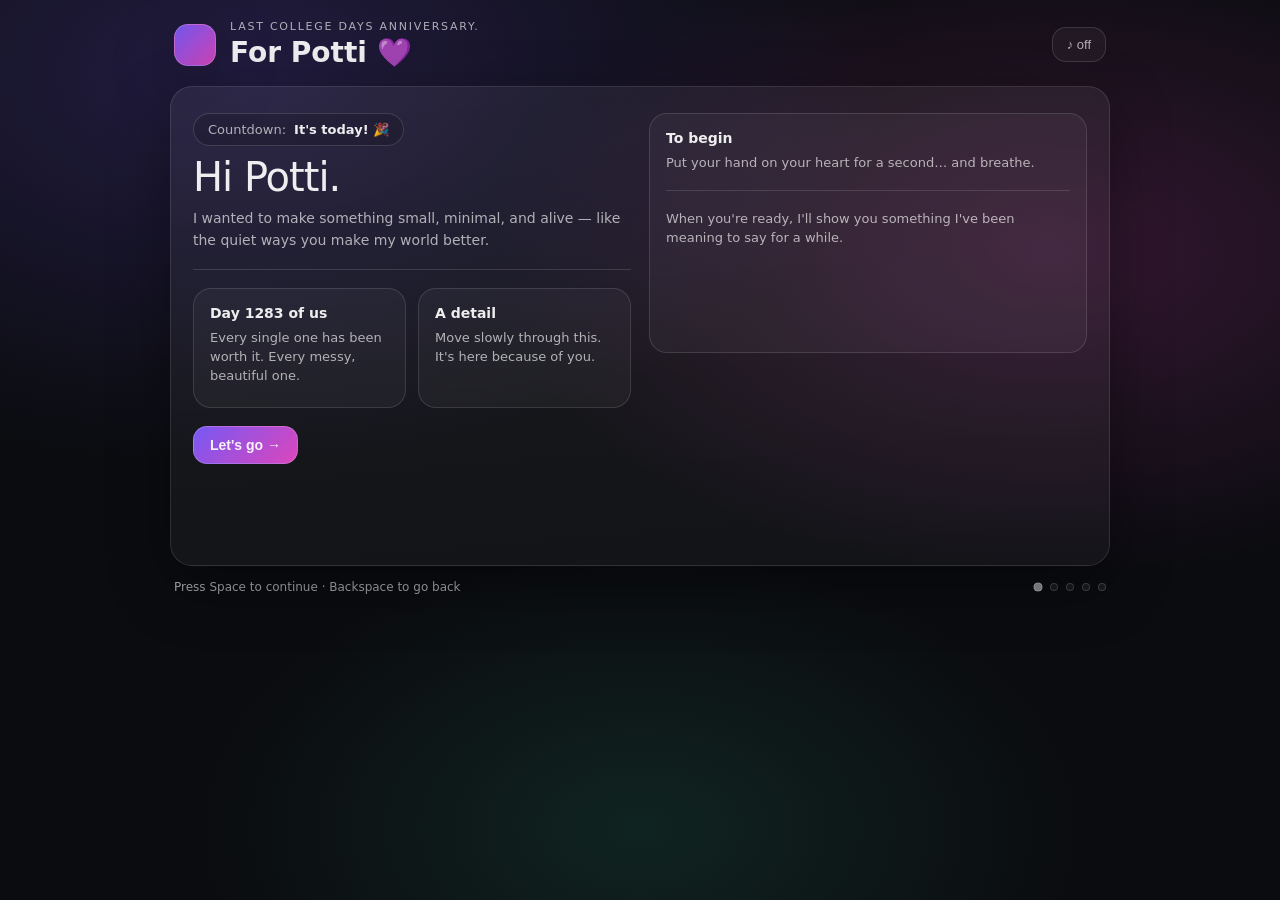
<file: docs/index.html>
<!doctype html>
<html lang="en">
<head>
  <meta charset="utf-8" />
  <meta name="viewport" content="width=device-width,initial-scale=1" />
  <title>For Potti 💜</title>
  <meta name="description" content="Last college days anniversary — a tiny website with a big question." />
  <link rel="stylesheet" href="./styles.css" />
</head>
<body>
  <main class="shell" id="app" aria-live="polite">
    <header class="top">
      <div class="mark" aria-hidden="true"></div>
      <div class="top__text">
        <div class="kicker" id="kicker">Last college days anniversary.</div>
        <h1 class="title" id="title">For Potti</h1>
      </div>
      <button class="ghost" id="soundBtn" type="button" title="Toggle sound">
        ♪ <span id="soundState">off</span>
      </button>
    </header>

    <section class="card stage" id="stage" aria-label="main content">
      <!-- injected by JS -->
    </section>

    <footer class="foot">
      <div class="hint" id="hint"></div>
      <div class="dots" id="dots" aria-label="progress steps"></div>
    </footer>
  </main>

  <canvas id="confetti" class="confetti" aria-hidden="true"></canvas>

  <script src="./script.js"></script>
</body>
</html>
</file>
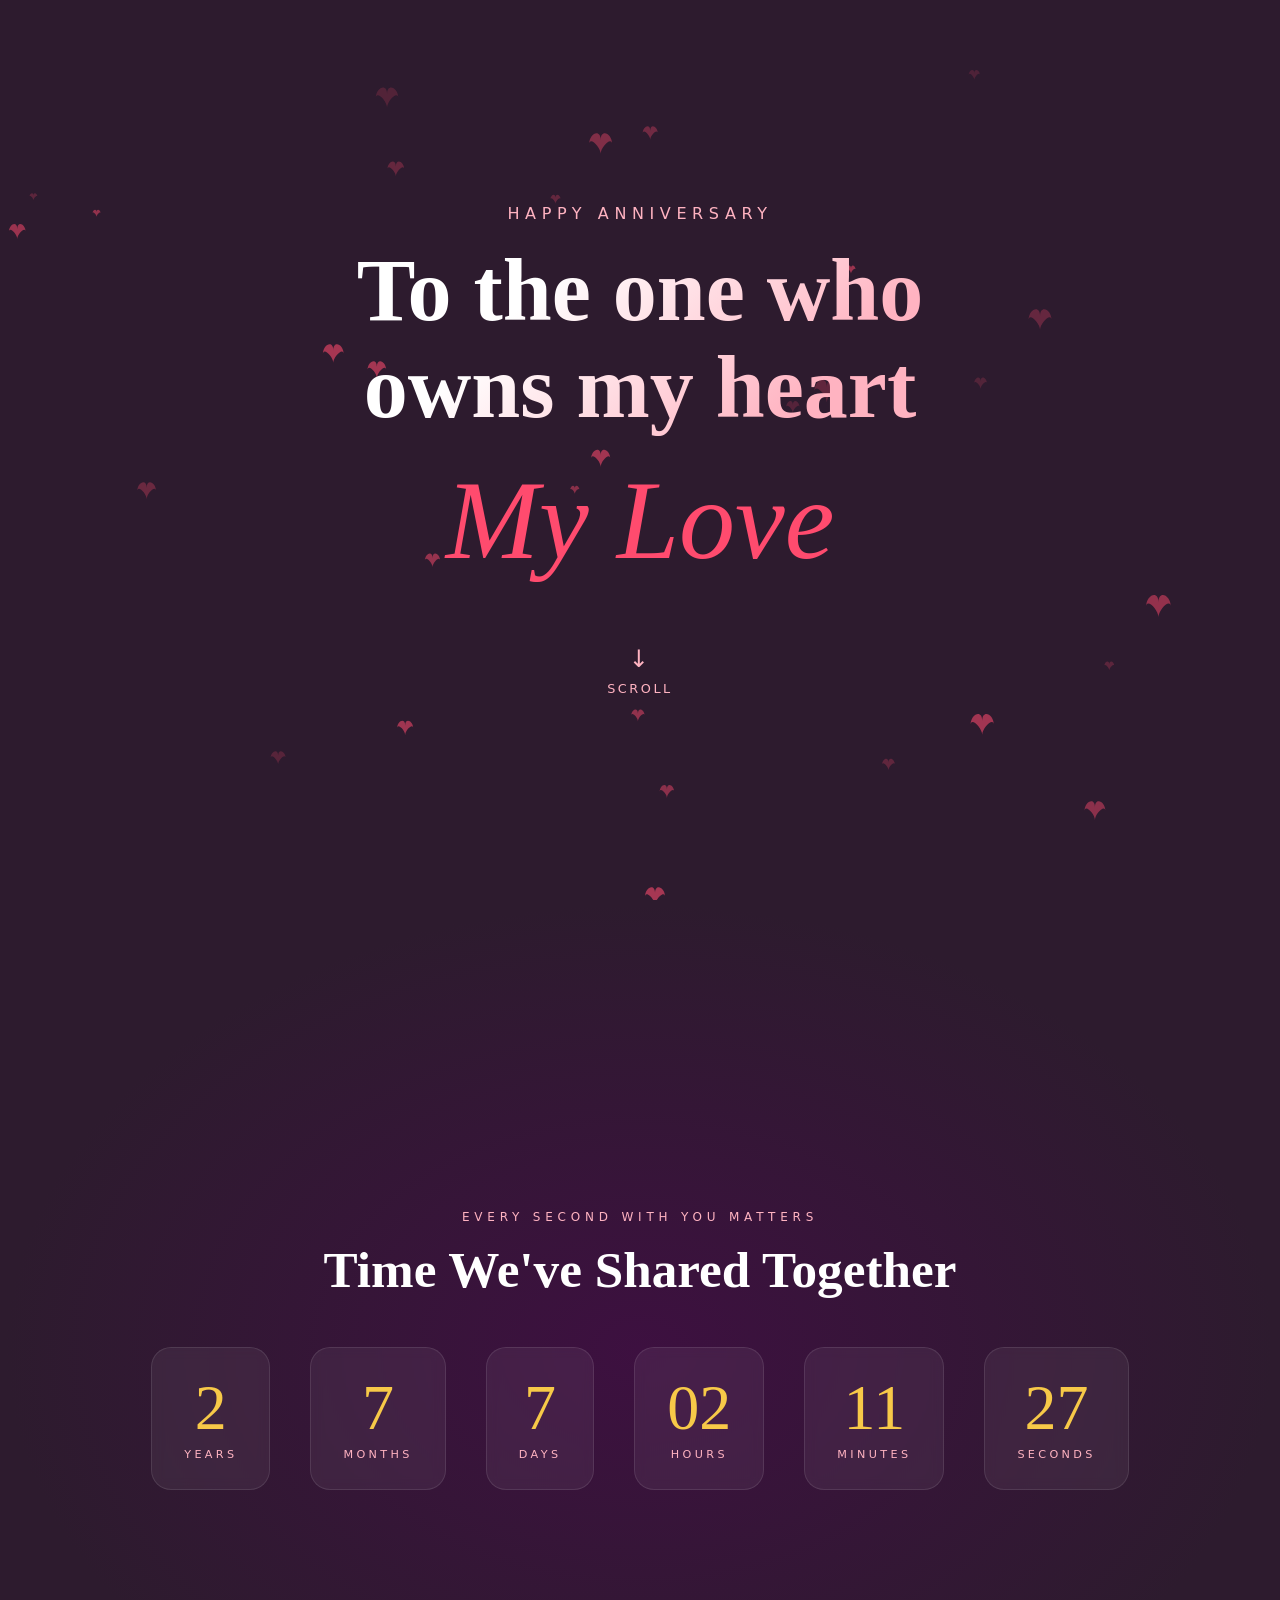
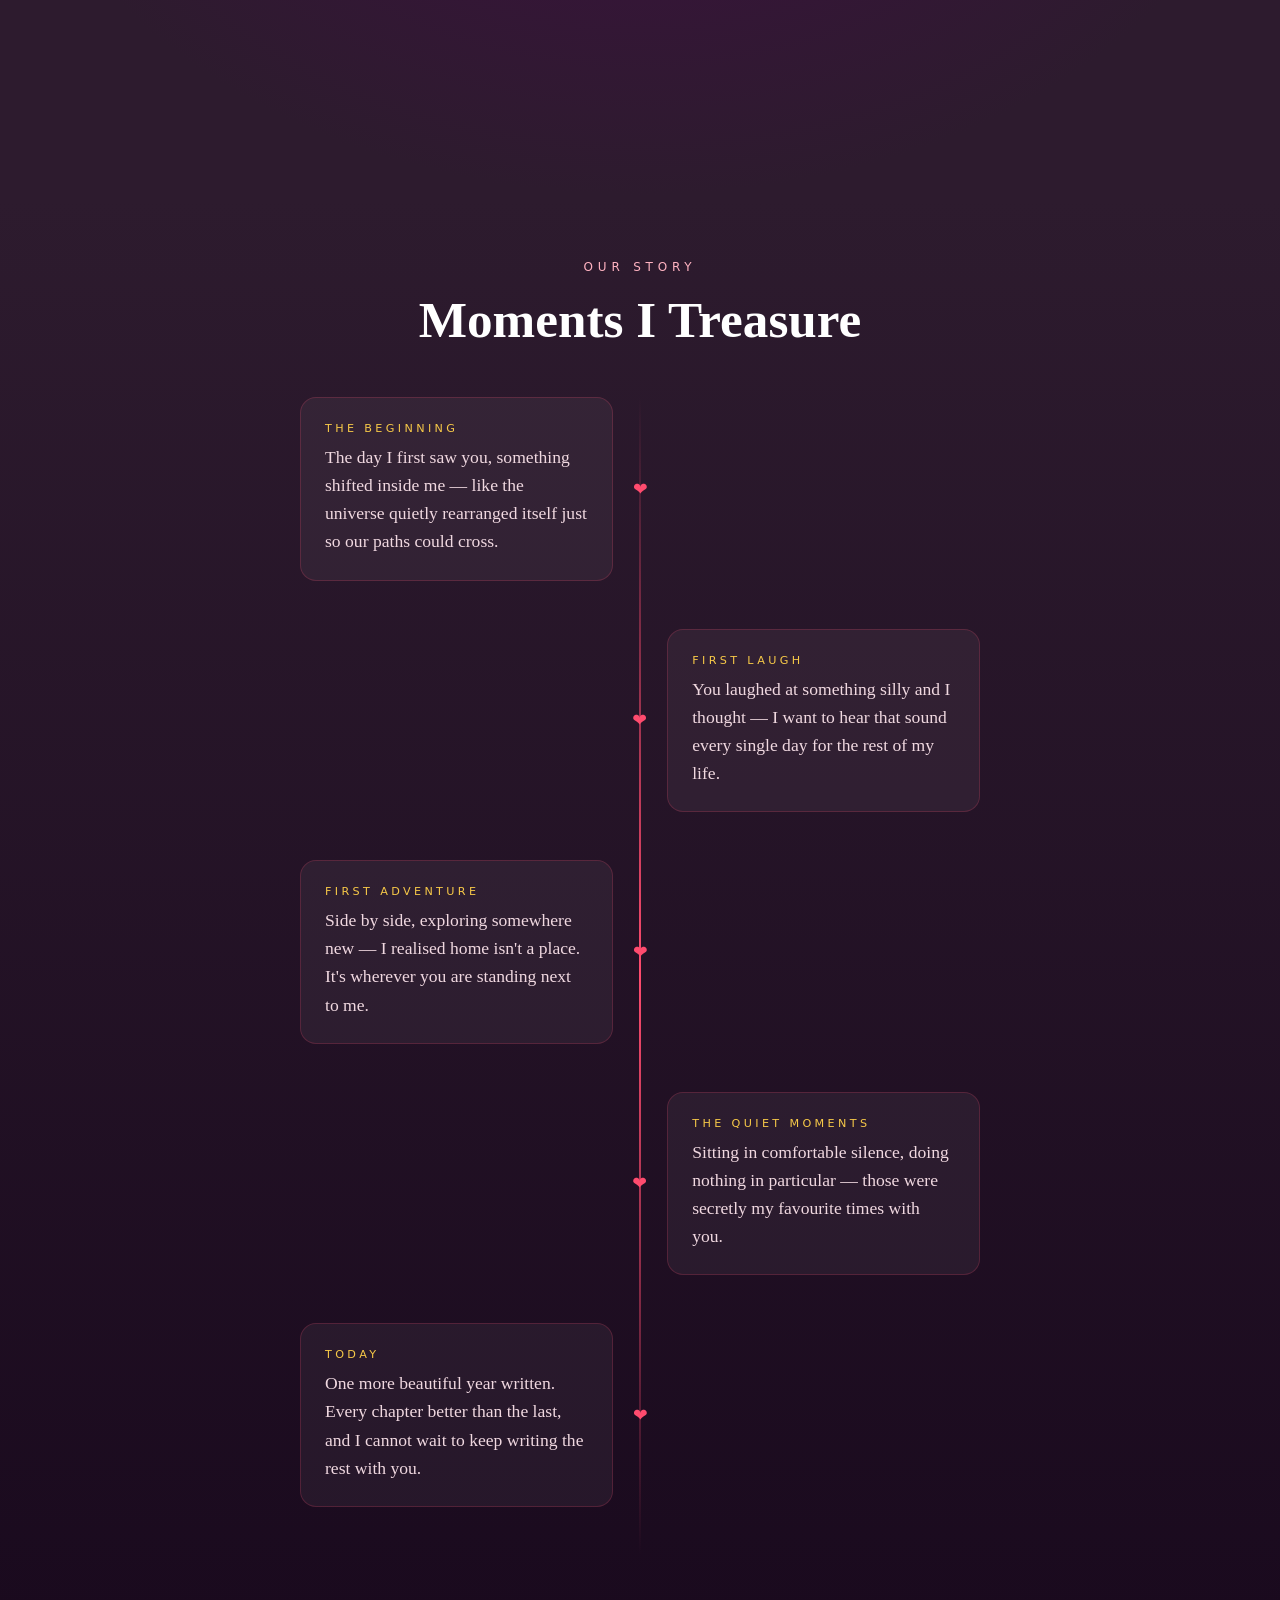
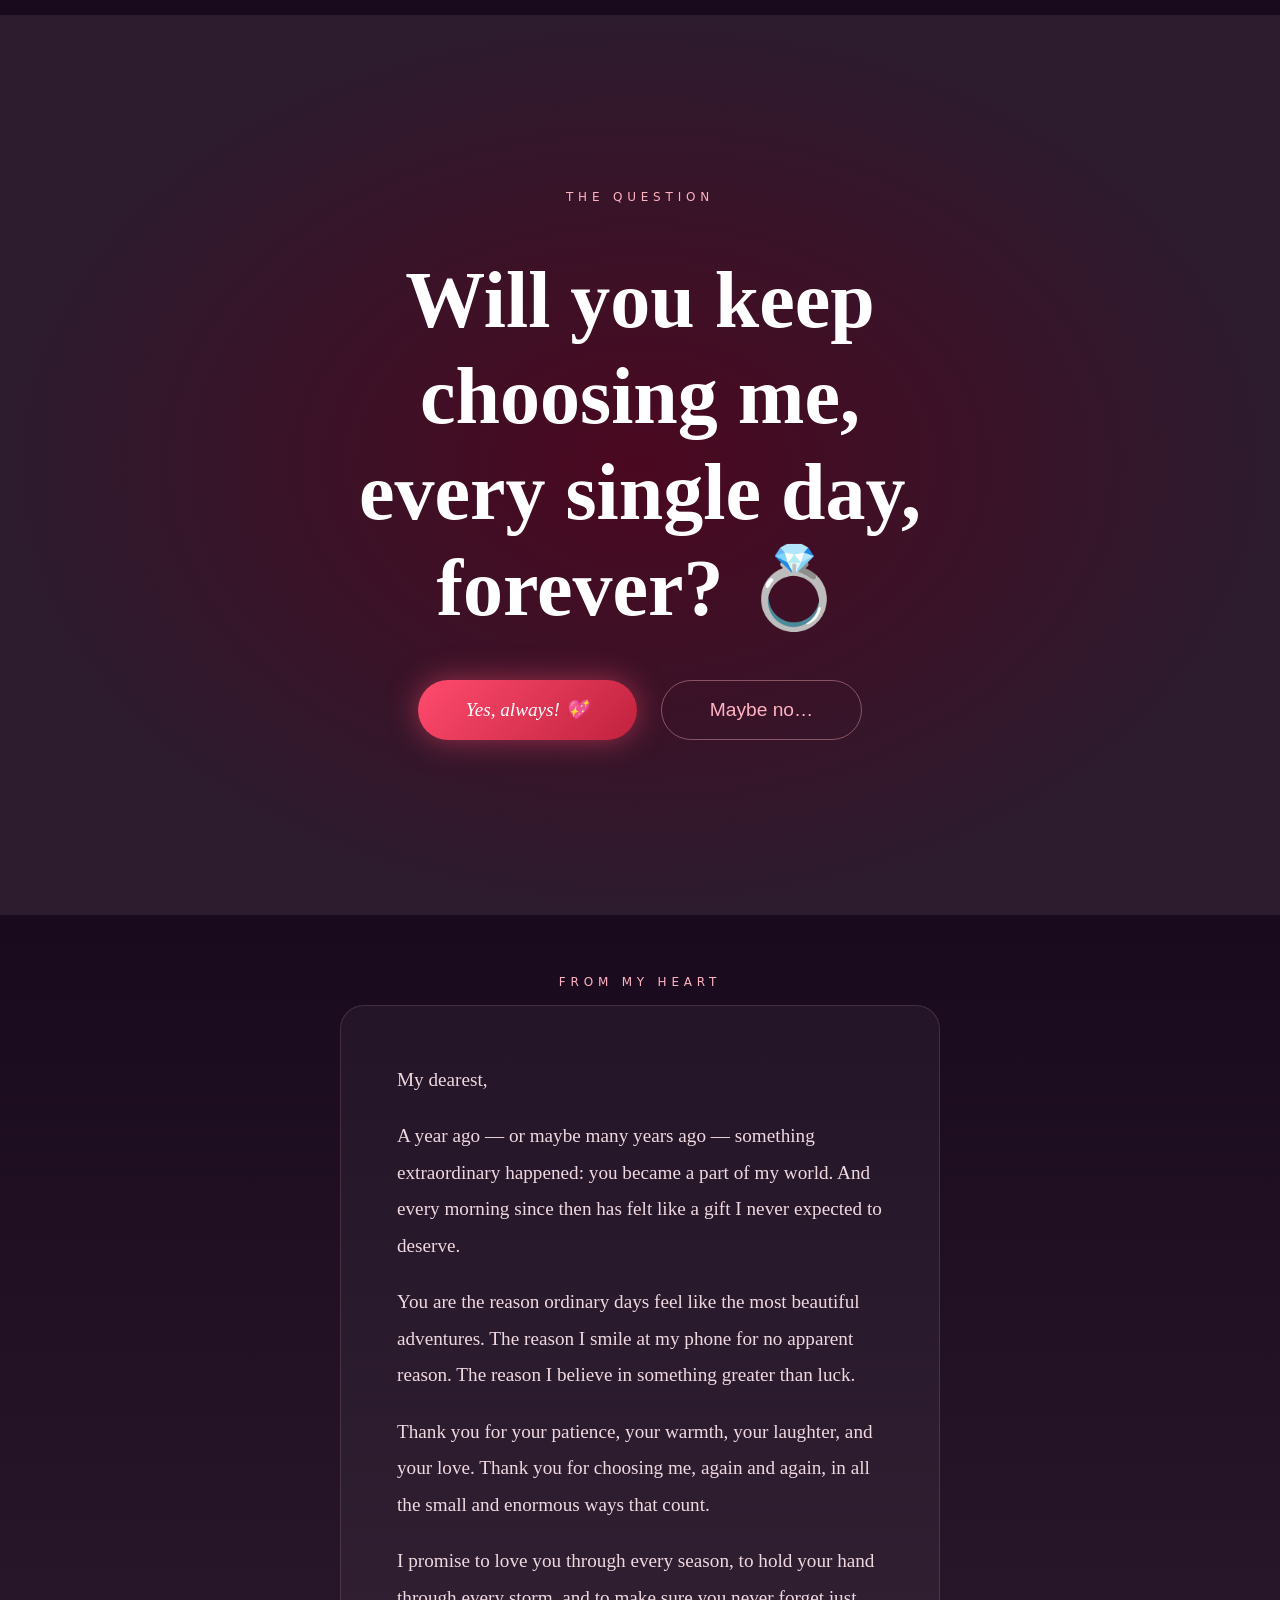
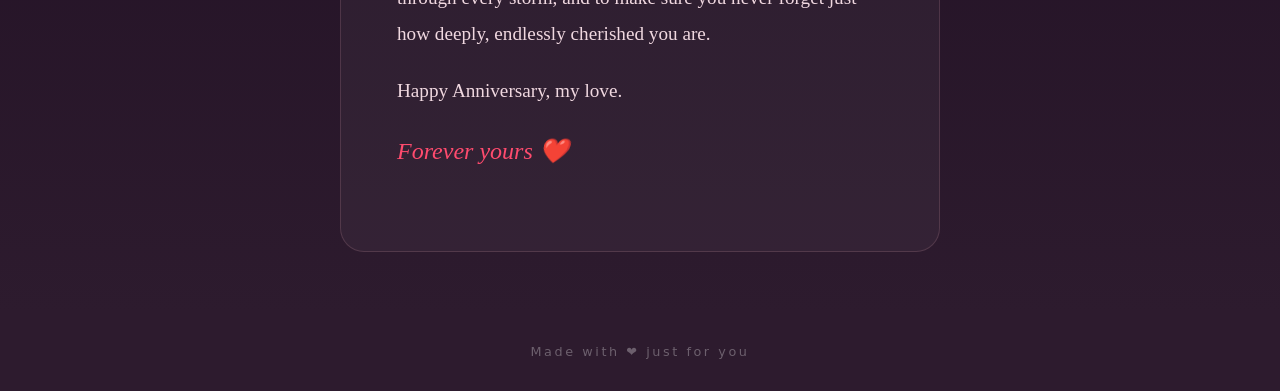
<file: anniversary.html>
<!DOCTYPE html>
<html lang="en">
<head>
  <meta charset="UTF-8" />
  <meta name="viewport" content="width=device-width, initial-scale=1.0" />
  <title>Happy Anniversary, My Love 💖</title>
  <style>
    /* ─── Reset & Base ─── */
    *, *::before, *::after { box-sizing: border-box; margin: 0; padding: 0; }

    :root {
      --rose:    #ff4b6e;
      --blush:   #ffb3c1;
      --cream:   #fff5f7;
      --deep:    #2d1b2e;
      --gold:    #f7c948;
      --serif:   'Georgia', serif;
      --sans:    'Segoe UI', system-ui, sans-serif;
    }

    html { scroll-behavior: smooth; }

    body {
      background: var(--deep);
      color: #fff;
      font-family: var(--sans);
      overflow-x: hidden;
    }

    /* ─── Canvas ─── */
    #heartCanvas {
      position: fixed;
      inset: 0;
      pointer-events: none;
      z-index: 0;
    }

    /* ─── Sections ─── */
    section {
      position: relative;
      z-index: 1;
      min-height: 100vh;
      display: flex;
      flex-direction: column;
      align-items: center;
      justify-content: center;
      padding: 60px 24px;
    }

    /* ─── Hero ─── */
    #hero {
      text-align: center;
      gap: 20px;
    }

    .hero-sub {
      font-size: clamp(0.85rem, 2vw, 1rem);
      letter-spacing: 0.35em;
      text-transform: uppercase;
      color: var(--blush);
      opacity: 0;
      animation: fadeUp 1s 0.3s forwards;
    }

    .hero-title {
      font-family: var(--serif);
      font-size: clamp(2.4rem, 8vw, 5.5rem);
      line-height: 1.1;
      background: linear-gradient(135deg, #fff 30%, var(--blush) 80%);
      -webkit-background-clip: text;
      -webkit-text-fill-color: transparent;
      opacity: 0;
      animation: fadeUp 1s 0.6s forwards;
    }

    .hero-name {
      font-family: var(--serif);
      font-size: clamp(2.8rem, 10vw, 7rem);
      color: var(--rose);
      -webkit-text-fill-color: var(--rose);
      font-style: italic;
      opacity: 0;
      animation: fadeUp 1s 0.9s forwards;
    }

    .scroll-hint {
      margin-top: 40px;
      display: flex;
      flex-direction: column;
      align-items: center;
      gap: 8px;
      opacity: 0;
      animation: fadeUp 1s 1.8s forwards;
      cursor: pointer;
      color: var(--blush);
      font-size: 0.8rem;
      letter-spacing: 0.2em;
    }

    .scroll-hint span { font-size: 1.5rem; animation: bounce 1.6s infinite; }

    /* ─── Countdown ─── */
    #countdown {
      background: radial-gradient(ellipse at center, #3d1040 0%, var(--deep) 70%);
    }

    .section-label {
      font-size: 0.75rem;
      letter-spacing: 0.4em;
      text-transform: uppercase;
      color: var(--blush);
      margin-bottom: 16px;
    }

    .section-title {
      font-family: var(--serif);
      font-size: clamp(1.8rem, 5vw, 3.2rem);
      text-align: center;
      margin-bottom: 48px;
    }

    .timer-grid {
      display: flex;
      gap: clamp(16px, 4vw, 40px);
      flex-wrap: wrap;
      justify-content: center;
    }

    .timer-card {
      background: rgba(255,255,255,0.06);
      border: 1px solid rgba(255,255,255,0.1);
      border-radius: 20px;
      padding: 28px 32px;
      min-width: 100px;
      text-align: center;
      backdrop-filter: blur(6px);
      transition: transform 0.3s;
    }

    .timer-card:hover { transform: translateY(-6px); }

    .timer-num {
      font-family: var(--serif);
      font-size: clamp(2.4rem, 6vw, 4rem);
      color: var(--gold);
      line-height: 1;
    }

    .timer-label {
      font-size: 0.7rem;
      letter-spacing: 0.3em;
      text-transform: uppercase;
      color: var(--blush);
      margin-top: 8px;
    }

    /* ─── Memories ─── */
    #memories {
      background: linear-gradient(180deg, var(--deep) 0%, #1a0a1e 100%);
      gap: 0;
    }

    .timeline {
      width: 100%;
      max-width: 680px;
      display: flex;
      flex-direction: column;
      gap: 0;
      position: relative;
    }

    .timeline::before {
      content: '';
      position: absolute;
      left: 50%;
      top: 0; bottom: 0;
      width: 2px;
      background: linear-gradient(180deg, transparent, var(--rose), transparent);
      transform: translateX(-50%);
    }

    .memory-card {
      position: relative;
      width: 46%;
      background: rgba(255,255,255,0.05);
      border: 1px solid rgba(255, 75, 110, 0.2);
      border-radius: 16px;
      padding: 24px;
      margin-bottom: 48px;
      opacity: 0;
      transition: opacity 0.6s, transform 0.6s;
    }

    .memory-card.left  { align-self: flex-start; transform: translateX(-30px); }
    .memory-card.right { align-self: flex-end;   transform: translateX(30px);  }
    .memory-card.visible { opacity: 1; transform: translateX(0); }

    .memory-card::after {
      content: '❤';
      position: absolute;
      top: 50%; transform: translateY(-50%);
      font-size: 1.1rem;
      color: var(--rose);
    }

    .memory-card.left::after  { right: -36px; }
    .memory-card.right::after { left: -36px;  }

    .memory-date {
      font-size: 0.7rem;
      letter-spacing: 0.3em;
      color: var(--gold);
      text-transform: uppercase;
      margin-bottom: 8px;
    }

    .memory-text {
      font-family: var(--serif);
      font-size: 1.1rem;
      line-height: 1.6;
      color: #f0d8e0;
    }

    /* ─── Proposal ─── */
    #proposal {
      background: radial-gradient(ellipse at center, #4a0820 0%, var(--deep) 70%);
      text-align: center;
      gap: 32px;
    }

    .big-question {
      font-family: var(--serif);
      font-size: clamp(2rem, 7vw, 5rem);
      line-height: 1.2;
      max-width: 720px;
    }

    .btn-row {
      display: flex;
      gap: 24px;
      flex-wrap: wrap;
      justify-content: center;
      margin-top: 12px;
    }

    .btn-yes {
      background: linear-gradient(135deg, var(--rose), #c0223e);
      color: #fff;
      border: none;
      padding: 18px 48px;
      border-radius: 60px;
      font-size: 1.2rem;
      font-family: var(--serif);
      font-style: italic;
      cursor: pointer;
      box-shadow: 0 0 30px rgba(255,75,110,0.5);
      transition: transform 0.2s, box-shadow 0.2s;
    }

    .btn-yes:hover {
      transform: scale(1.08);
      box-shadow: 0 0 50px rgba(255,75,110,0.8);
    }

    .btn-no {
      background: transparent;
      color: var(--blush);
      border: 1px solid rgba(255,179,193,0.4);
      padding: 18px 48px;
      border-radius: 60px;
      font-size: 1.2rem;
      cursor: pointer;
      transition: transform 0.15s;
      position: relative;
    }

    .response-message {
      font-family: var(--serif);
      font-size: clamp(1.6rem, 5vw, 3rem);
      color: var(--gold);
      display: none;
      animation: popIn 0.6s cubic-bezier(0.34,1.56,0.64,1) forwards;
    }

    /* ─── Letter ─── */
    #letter {
      background: linear-gradient(180deg, #1a0a1e 0%, var(--deep) 100%);
    }

    .letter-box {
      max-width: 600px;
      background: rgba(255,255,255,0.04);
      border: 1px solid rgba(255,179,193,0.15);
      border-radius: 24px;
      padding: clamp(28px, 6vw, 56px);
      font-family: var(--serif);
      font-size: clamp(1rem, 2.5vw, 1.2rem);
      line-height: 1.9;
      color: #f0d8e0;
    }

    .letter-box p { margin-bottom: 20px; }

    .letter-signature {
      font-size: 1.5rem;
      font-style: italic;
      color: var(--rose);
      margin-top: 12px;
    }

    /* ─── Footer ─── */
    footer {
      position: relative;
      z-index: 1;
      text-align: center;
      padding: 32px;
      font-size: 0.8rem;
      color: rgba(255,255,255,0.3);
      letter-spacing: 0.2em;
    }

    /* ─── Confetti ─── */
    .confetti-piece {
      position: fixed;
      width: 10px; height: 10px;
      top: -20px;
      border-radius: 2px;
      pointer-events: none;
      z-index: 9999;
      animation: confettiFall linear forwards;
    }

    /* ─── Keyframes ─── */
    @keyframes fadeUp {
      from { opacity: 0; transform: translateY(30px); }
      to   { opacity: 1; transform: translateY(0); }
    }

    @keyframes bounce {
      0%, 100% { transform: translateY(0); }
      50%       { transform: translateY(8px); }
    }

    @keyframes popIn {
      from { opacity: 0; transform: scale(0.5); }
      to   { opacity: 1; transform: scale(1); }
    }

    @keyframes confettiFall {
      to { transform: translateY(110vh) rotate(720deg); opacity: 0; }
    }

    /* ─── Responsive ─── */
    @media (max-width: 560px) {
      .timeline::before { left: 20px; }
      .memory-card { width: 80%; align-self: flex-end !important; }
      .memory-card.left::after, .memory-card.right::after { left: -28px; right: auto; }
    }
  </style>
</head>
<body>

<!-- Floating hearts canvas -->
<canvas id="heartCanvas"></canvas>

<!-- ── HERO ─────────────────────────────────────────── -->
<section id="hero">
  <p class="hero-sub">Happy Anniversary</p>
  <h1 class="hero-title">To the one who<br>owns my heart</h1>
  <p class="hero-name" id="herName">My Love</p>
  <div class="scroll-hint" onclick="document.getElementById('countdown').scrollIntoView({behavior:'smooth'})">
    <span>↓</span>
    SCROLL
  </div>
</section>

<!-- ── COUNTDOWN ───────────────────────────────────── -->
<section id="countdown">
  <p class="section-label">Every second with you matters</p>
  <h2 class="section-title">Time We've Shared Together</h2>
  <div class="timer-grid">
    <div class="timer-card"><div class="timer-num" id="tYears">0</div><div class="timer-label">Years</div></div>
    <div class="timer-card"><div class="timer-num" id="tMonths">0</div><div class="timer-label">Months</div></div>
    <div class="timer-card"><div class="timer-num" id="tDays">0</div><div class="timer-label">Days</div></div>
    <div class="timer-card"><div class="timer-num" id="tHours">0</div><div class="timer-label">Hours</div></div>
    <div class="timer-card"><div class="timer-num" id="tMins">0</div><div class="timer-label">Minutes</div></div>
    <div class="timer-card"><div class="timer-num" id="tSecs">0</div><div class="timer-label">Seconds</div></div>
  </div>
</section>

<!-- ── MEMORIES ────────────────────────────────────── -->
<section id="memories">
  <p class="section-label">Our story</p>
  <h2 class="section-title">Moments I Treasure</h2>
  <div class="timeline">
    <div class="memory-card left">
      <div class="memory-date">The Beginning</div>
      <p class="memory-text">The day I first saw you, something shifted inside me — like the universe quietly rearranged itself just so our paths could cross.</p>
    </div>
    <div class="memory-card right">
      <div class="memory-date">First Laugh</div>
      <p class="memory-text">You laughed at something silly and I thought — I want to hear that sound every single day for the rest of my life.</p>
    </div>
    <div class="memory-card left">
      <div class="memory-date">First Adventure</div>
      <p class="memory-text">Side by side, exploring somewhere new — I realised home isn't a place. It's wherever you are standing next to me.</p>
    </div>
    <div class="memory-card right">
      <div class="memory-date">The Quiet Moments</div>
      <p class="memory-text">Sitting in comfortable silence, doing nothing in particular — those were secretly my favourite times with you.</p>
    </div>
    <div class="memory-card left">
      <div class="memory-date">Today</div>
      <p class="memory-text">One more beautiful year written. Every chapter better than the last, and I cannot wait to keep writing the rest with you.</p>
    </div>
  </div>
</section>

<!-- ── PROPOSAL ────────────────────────────────────── -->
<section id="proposal">
  <p class="section-label">The question</p>
  <h2 class="big-question">Will you keep choosing me,<br>every single day,<br>forever? 💍</h2>
  <div class="btn-row" id="btnRow">
    <button class="btn-yes" onclick="onYes()">Yes, always! 💖</button>
    <button class="btn-no" id="btnNo" onmouseover="escapNo(this)" onclick="onYes()">Maybe no…</button>
  </div>
  <div class="response-message" id="responseMsg"></div>
</section>

<!-- ── LETTER ──────────────────────────────────────── -->
<section id="letter">
  <p class="section-label">From my heart</p>
  <div class="letter-box">
    <p>My dearest,</p>
    <p>A year ago — or maybe many years ago — something extraordinary happened: you became a part of my world. And every morning since then has felt like a gift I never expected to deserve.</p>
    <p>You are the reason ordinary days feel like the most beautiful adventures. The reason I smile at my phone for no apparent reason. The reason I believe in something greater than luck.</p>
    <p>Thank you for your patience, your warmth, your laughter, and your love. Thank you for choosing me, again and again, in all the small and enormous ways that count.</p>
    <p>I promise to love you through every season, to hold your hand through every storm, and to make sure you never forget just how deeply, endlessly cherished you are.</p>
    <p>Happy Anniversary, my love.</p>
    <p class="letter-signature">Forever yours ❤️</p>
  </div>
</section>

<footer>Made with ❤ just for you</footer>

<script>
  /* ── Customise these ──────────────────────────── */
  const HER_NAME       = "My Love";        // e.g. "Priya"
  const ANNIVERSARY    = "2024-04-28";     // YYYY-MM-DD  ← your start date
  /* ─────────────────────────────────────────────── */

  document.getElementById('herName').textContent = HER_NAME;

  /* ── Countdown ─────────────────────────────────── */
  function updateTimer() {
    const start = new Date(ANNIVERSARY);
    const now   = new Date();
    const diff  = now - start;
    if (diff < 0) return;

    let rem = diff;
    const years  = Math.floor(rem / (365.25 * 24 * 3600 * 1000)); rem -= years  * 365.25 * 24 * 3600 * 1000;
    const months = Math.floor(rem / (30.44  * 24 * 3600 * 1000)); rem -= months * 30.44  * 24 * 3600 * 1000;
    const days   = Math.floor(rem / (        24 * 3600 * 1000));   rem -= days   *         24 * 3600 * 1000;
    const hours  = Math.floor(rem / (             3600 * 1000));   rem -= hours  *              3600 * 1000;
    const mins   = Math.floor(rem / (               60 * 1000));   rem -= mins   *                60 * 1000;
    const secs   = Math.floor(rem / 1000);

    document.getElementById('tYears').textContent  = years;
    document.getElementById('tMonths').textContent = months;
    document.getElementById('tDays').textContent   = days;
    document.getElementById('tHours').textContent  = String(hours).padStart(2,'0');
    document.getElementById('tMins').textContent   = String(mins).padStart(2,'0');
    document.getElementById('tSecs').textContent   = String(secs).padStart(2,'0');
  }
  updateTimer();
  setInterval(updateTimer, 1000);

  /* ── Floating hearts canvas ─────────────────────── */
  const canvas = document.getElementById('heartCanvas');
  const ctx    = canvas.getContext('2d');
  let W, H;

  function resize() {
    W = canvas.width  = window.innerWidth;
    H = canvas.height = window.innerHeight;
  }
  resize();
  window.addEventListener('resize', resize);

  const HEARTS = Array.from({length: 30}, () => newHeart());

  function newHeart(fromBottom = false) {
    return {
      x: Math.random() * (W || window.innerWidth),
      y: fromBottom ? (H || window.innerHeight) + 20 : Math.random() * (H || window.innerHeight),
      size: 8 + Math.random() * 18,
      speed: 0.4 + Math.random() * 0.8,
      opacity: 0.15 + Math.random() * 0.45,
      drift: (Math.random() - 0.5) * 0.5,
      wobble: Math.random() * Math.PI * 2,
      wobbleSpeed: 0.01 + Math.random() * 0.02,
    };
  }

  function drawHeart(x, y, size, opacity) {
    ctx.save();
    ctx.globalAlpha = opacity;
    ctx.fillStyle = '#ff4b6e';
    ctx.beginPath();
    ctx.moveTo(x, y);
    ctx.bezierCurveTo(x, y - size * 0.3, x - size * 0.5, y - size * 0.8, x - size * 0.5, y - size * 0.4);
    ctx.bezierCurveTo(x - size * 0.5, y - size * 0.9, x, y - size * 1.1, x, y - size * 0.6);
    ctx.bezierCurveTo(x, y - size * 1.1, x + size * 0.5, y - size * 0.9, x + size * 0.5, y - size * 0.4);
    ctx.bezierCurveTo(x + size * 0.5, y - size * 0.8, x, y - size * 0.3, x, y);
    ctx.fill();
    ctx.restore();
  }

  function animateHearts() {
    ctx.clearRect(0, 0, W, H);
    HEARTS.forEach((h, i) => {
      h.wobble += h.wobbleSpeed;
      h.x += Math.sin(h.wobble) * 0.5 + h.drift;
      h.y -= h.speed;
      if (h.y < -30) { HEARTS[i] = newHeart(true); }
      drawHeart(h.x, h.y, h.size, h.opacity);
    });
    requestAnimationFrame(animateHearts);
  }
  animateHearts();

  /* ── Scroll-reveal for timeline cards ──────────── */
  const observer = new IntersectionObserver(entries => {
    entries.forEach(e => { if (e.isIntersecting) e.target.classList.add('visible'); });
  }, { threshold: 0.25 });

  document.querySelectorAll('.memory-card').forEach(c => observer.observe(c));

  /* ── "No" button escape ─────────────────────────── */
  function escapNo(btn) {
    const section = document.getElementById('proposal');
    const sr = section.getBoundingClientRect();
    const br = btn.getBoundingClientRect();
    const margin = 40;
    let nx = Math.random() * (sr.width  - br.width  - margin * 2) + margin + sr.left;
    let ny = Math.random() * (sr.height - br.height - margin * 2) + margin + sr.top;
    btn.style.position = 'fixed';
    btn.style.left = nx + 'px';
    btn.style.top  = ny + 'px';
    btn.style.zIndex = 10;
    btn.style.transition = 'left 0.25s, top 0.25s';
  }

  /* ── Yes handler + confetti ─────────────────────── */
  function onYes() {
    document.getElementById('btnRow').style.display = 'none';
    const msg = document.getElementById('responseMsg');
    msg.textContent = '🎉 I knew you would say yes! 💖';
    msg.style.display = 'block';
    launchConfetti();
    // second burst after 1s
    setTimeout(launchConfetti, 1000);
    setTimeout(launchConfetti, 2000);
  }

  const CONFETTI_COLORS = ['#ff4b6e','#ffb3c1','#f7c948','#a78bfa','#34d399','#fff'];

  function launchConfetti() {
    for (let i = 0; i < 80; i++) {
      const el = document.createElement('div');
      el.className = 'confetti-piece';
      el.style.cssText = `
        left: ${Math.random() * 100}vw;
        background: ${CONFETTI_COLORS[Math.floor(Math.random() * CONFETTI_COLORS.length)]};
        width: ${6 + Math.random() * 10}px;
        height: ${6 + Math.random() * 10}px;
        border-radius: ${Math.random() > 0.5 ? '50%' : '2px'};
        animation-duration: ${1.5 + Math.random() * 2}s;
        animation-delay: ${Math.random() * 0.5}s;
      `;
      document.body.appendChild(el);
      el.addEventListener('animationend', () => el.remove());
    }
  }

  /* ── Cursor sparkles ────────────────────────────── */
  document.addEventListener('mousemove', e => {
    if (Math.random() > 0.85) {
      const dot = document.createElement('div');
      dot.style.cssText = `
        position:fixed; left:${e.clientX}px; top:${e.clientY}px;
        width:6px; height:6px; border-radius:50%;
        background:${CONFETTI_COLORS[Math.floor(Math.random()*CONFETTI_COLORS.length)]};
        pointer-events:none; z-index:9998;
        animation:confettiFall ${0.6 + Math.random()}s ease forwards;
      `;
      document.body.appendChild(dot);
      dot.addEventListener('animationend', () => dot.remove());
    }
  });
</script>
</body>
</html>
</file>
<file: docs/styles.css>
:root {
  --bg: #0b0c10;
  --panel: rgba(255, 255, 255, 0.06);
  --panel2: rgba(255, 255, 255, 0.09);
  --text: rgba(255, 255, 255, 0.92);
  --muted: rgba(255, 255, 255, 0.65);
  --hair: rgba(255, 255, 255, 0.13);
  --accent: #7c5cff;
  --accent2: #ff4fd8;
  --good: #35e4a1;
  --shadow: 0 20px 60px rgba(0, 0, 0, 0.38);
  --radius: 22px;
  --transition: 0.28s cubic-bezier(0.4, 0, 0.2, 1);
}

*, *::before, *::after {
  box-sizing: border-box;
}

html, body {
  height: 100%;
  scroll-behavior: smooth;
}

body {
  margin: 0;
  font-family: ui-sans-serif, system-ui, -apple-system, "Segoe UI", Roboto,
    Helvetica, Arial, sans-serif;
  color: var(--text);
  background:
    radial-gradient(1100px 650px at 18% 8%, rgba(124, 92, 255, 0.20), transparent 60%),
    radial-gradient(900px 520px at 82% 28%, rgba(255, 79, 216, 0.17), transparent 62%),
    radial-gradient(800px 500px at 50% 92%, rgba(53, 228, 161, 0.11), transparent 55%),
    var(--bg);
  display: grid;
  place-items: start center;
  min-height: 100%;
  overflow-x: hidden;
}

/* ── Shell ── */
.shell {
  width: min(940px, 94vw);
  padding: 20px 0 32px;
}

/* ── Header ── */
.top {
  display: flex;
  align-items: center;
  justify-content: space-between;
  gap: 14px;
  margin-bottom: 16px;
  padding: 0 4px;
}

.mark {
  flex-shrink: 0;
  width: 42px;
  height: 42px;
  border-radius: 14px;
  background: linear-gradient(135deg, rgba(124, 92, 255, 0.90), rgba(255, 79, 216, 0.78));
  box-shadow: var(--shadow);
  border: 1px solid rgba(255, 255, 255, 0.18);
}

.top__text {
  flex: 1;
  min-width: 0;
}

.kicker {
  font-size: 11px;
  letter-spacing: 0.16em;
  text-transform: uppercase;
  color: var(--muted);
}

.title {
  margin: 3px 0 0;
  font-size: clamp(18px, 3.4vw, 28px);
  font-weight: 700;
  line-height: 1.2;
  white-space: nowrap;
  overflow: hidden;
  text-overflow: ellipsis;
}

.ghost {
  flex-shrink: 0;
  border: 1px solid var(--hair);
  background: rgba(255, 255, 255, 0.04);
  color: var(--muted);
  padding: 9px 14px;
  border-radius: 14px;
  cursor: pointer;
  font-size: 13px;
  transition: transform var(--transition), background var(--transition), color var(--transition);
}

.ghost:hover {
  transform: translateY(-1px);
  background: rgba(255, 255, 255, 0.07);
  color: var(--text);
}

/* ── Card / Stage ── */
.card {
  background: linear-gradient(175deg, var(--panel), rgba(255, 255, 255, 0.035));
  border: 1px solid rgba(255, 255, 255, 0.11);
  border-radius: var(--radius);
  box-shadow: var(--shadow);
  overflow: hidden;
}

.stage {
  min-height: 480px;
  padding: 26px 22px;
  position: relative;
  animation: fadeIn 0.35s ease;
}

@keyframes fadeIn {
  from { opacity: 0; transform: translateY(6px); }
  to   { opacity: 1; transform: translateY(0);   }
}

/* ── Layout helpers ── */
.row {
  display: flex;
  gap: 18px;
  flex-wrap: wrap;
}

.col {
  flex: 1;
  min-width: 260px;
}

.hr {
  height: 1px;
  background: var(--hair);
  margin: 18px 0;
}

/* ── Pill badge ── */
.pill {
  display: inline-flex;
  align-items: center;
  gap: 8px;
  padding: 8px 14px;
  border-radius: 999px;
  border: 1px solid rgba(255, 255, 255, 0.14);
  background: rgba(0, 0, 0, 0.14);
  color: var(--muted);
  font-size: 13px;
  font-weight: 500;
  user-select: none;
  white-space: nowrap;
  overflow: hidden;
  text-overflow: ellipsis;
  max-width: 100%;
}

.pill #countdown {
  font-variant-numeric: tabular-nums;
  font-weight: 700;
  color: var(--text);
}

/* ── Typography ── */
.big {
  font-size: clamp(22px, 4.2vw, 40px);
  line-height: 1.08;
  margin: 10px 0 8px;
  letter-spacing: -0.025em;
}

.lead {
  color: var(--muted);
  margin: 0;
  line-height: 1.58;
  font-size: 14px;
}

/* ── Actions / Buttons ── */
.actions {
  display: flex;
  gap: 10px;
  flex-wrap: wrap;
  margin-top: 18px;
}

.btn {
  border: 1px solid rgba(255, 255, 255, 0.14);
  background: rgba(255, 255, 255, 0.06);
  color: var(--text);
  padding: 11px 16px;
  border-radius: 14px;
  cursor: pointer;
  font-size: 14px;
  font-weight: 600;
  line-height: 1;
  transition: transform var(--transition), background var(--transition), border-color var(--transition);
}

.btn:hover {
  transform: translateY(-1px);
  background: rgba(255, 255, 255, 0.09);
}

.btn:active {
  transform: translateY(0) scale(0.99);
}

.btn.primary {
  background: linear-gradient(135deg, rgba(124, 92, 255, 0.95), rgba(255, 79, 216, 0.85));
  border-color: rgba(255, 255, 255, 0.18);
}

.btn.primary:hover {
  background: linear-gradient(135deg, #7c5cff, #ff4fd8);
}

.btn.good {
  background: linear-gradient(135deg, rgba(53, 228, 161, 0.95), rgba(124, 92, 255, 0.65));
  border-color: rgba(255, 255, 255, 0.18);
  color: #fff;
}

/* ── Grid tiles (timeline) ── */
.grid {
  display: grid;
  grid-template-columns: repeat(12, 1fr);
  gap: 12px;
  margin-top: 14px;
}

.tile {
  grid-column: span 6;
  padding: 16px;
  border-radius: 18px;
  border: 1px solid rgba(255, 255, 255, 0.12);
  background: rgba(255, 255, 255, 0.04);
  min-height: 120px;
  transition: background var(--transition), transform var(--transition);
}

.tile:is(button) {
  text-align: left;
  cursor: pointer;
  color: inherit;
  font-family: inherit;
}

.tile:is(button):hover {
  background: rgba(255, 255, 255, 0.075);
  transform: translateY(-2px);
}

.tile h3 {
  margin: 0 0 7px;
  font-size: 14px;
  font-weight: 650;
  color: var(--text);
}

.tile p {
  margin: 0;
  color: var(--muted);
  line-height: 1.48;
  font-size: 13px;
}

@media (max-width: 700px) {
  .tile { grid-column: span 12; }
}

/* ── Polaroids ── */
.polaroids {
  display: flex;
  gap: 14px;
  flex-wrap: wrap;
  margin-top: 14px;
}

.polaroid {
  width: 168px;
  padding: 10px 10px 16px;
  border-radius: 18px;
  border: 1px solid rgba(255, 255, 255, 0.14);
  background: rgba(255, 255, 255, 0.045);
  transform: rotate(var(--rot, -1deg));
  cursor: pointer;
  transition: transform var(--transition), background var(--transition);
  user-select: none;
}

.polaroid:hover {
  transform: rotate(0deg) scale(1.03);
  background: rgba(255, 255, 255, 0.07);
}

.photo {
  width: 100%;
  aspect-ratio: 1 / 1;
  border-radius: 14px;
  border: 1px dashed rgba(255, 255, 255, 0.18);
  background:
    radial-gradient(140px 100px at 30% 20%, rgba(255, 255, 255, 0.07), transparent 60%),
    radial-gradient(140px 100px at 70% 80%, rgba(124, 92, 255, 0.14), transparent 60%),
    rgba(0, 0, 0, 0.12);
  display: grid;
  place-items: center;
  color: rgba(255, 255, 255, 0.45);
  font-weight: 700;
  letter-spacing: 0.12em;
  text-transform: uppercase;
  font-size: 11px;
  pointer-events: none;
}

.caption {
  margin-top: 10px;
  font-size: 12px;
  color: var(--muted);
  line-height: 1.38;
  transition: color 0.25s ease;
}

.polaroid.revealed .caption {
  color: var(--good);
}

/* ── Footer ── */
.foot {
  display: flex;
  align-items: center;
  justify-content: space-between;
  margin-top: 14px;
  padding: 0 4px;
  gap: 12px;
}

.hint {
  color: var(--muted);
  font-size: 12px;
}

.dots {
  display: flex;
  gap: 8px;
}

.dot {
  width: 8px;
  height: 8px;
  border-radius: 99px;
  border: 1px solid rgba(255, 255, 255, 0.18);
  background: rgba(255, 255, 255, 0.06);
  transition: background 0.22s ease, transform 0.22s ease;
}

.dot.on {
  background: rgba(255, 255, 255, 0.44);
  transform: scale(1.15);
}

/* ── Toast notifications ── */
.toast {
  position: absolute;
  right: 16px;
  bottom: 16px;
  padding: 10px 14px;
  border-radius: 14px;
  border: 1px solid rgba(255, 255, 255, 0.14);
  background: rgba(12, 12, 20, 0.60);
  color: var(--muted);
  font-size: 13px;
  backdrop-filter: blur(12px);
  -webkit-backdrop-filter: blur(12px);
  animation: toastIn 0.2s ease;
  pointer-events: none;
  max-width: 220px;
  line-height: 1.4;
  z-index: 10;
}

@keyframes toastIn {
  from { opacity: 0; transform: translateY(8px); }
  to   { opacity: 1; transform: translateY(0);   }
}

/* ── Question section ── */
.question-wrap {
  min-height: 80px;
  position: relative;
}

/* ── Confetti canvas ── */
.confetti {
  position: fixed;
  inset: 0;
  pointer-events: none;
  opacity: 0;
  transition: opacity 0.3s ease;
  z-index: 100;
}

.confetti.on {
  opacity: 1;
}

/* ── Celebration screen ── */
.celebrate-text {
  font-size: clamp(28px, 6vw, 54px);
  font-weight: 800;
  line-height: 1.1;
  background: linear-gradient(135deg, #7c5cff, #ff4fd8, #35e4a1);
  -webkit-background-clip: text;
  background-clip: text;
  -webkit-text-fill-color: transparent;
  margin: 12px 0 10px;
  letter-spacing: -0.02em;
}

/* ── Responsive tweaks ── */
@media (max-width: 520px) {
  .shell { padding: 14px 0 24px; }
  .stage { padding: 18px 14px; }
  .polaroids { justify-content: center; }
  .top { flex-wrap: wrap; }
}
</file>
